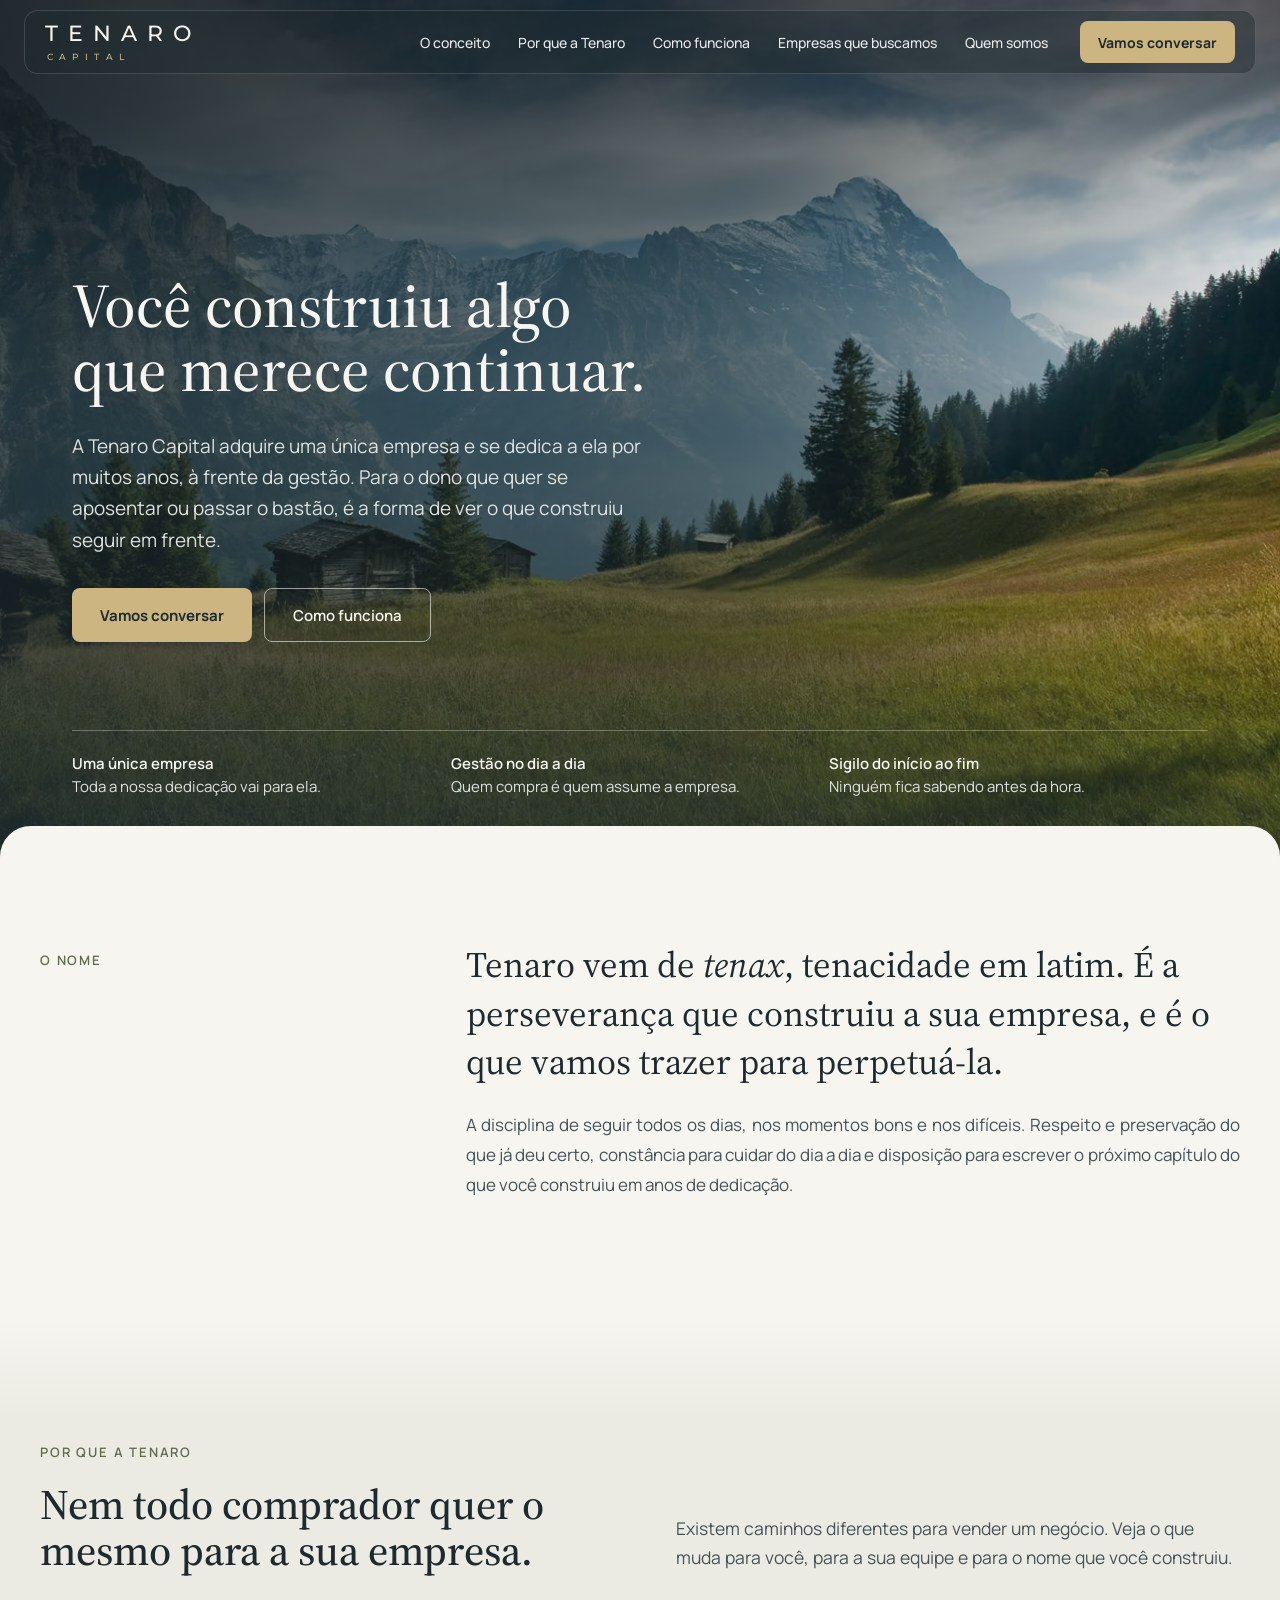
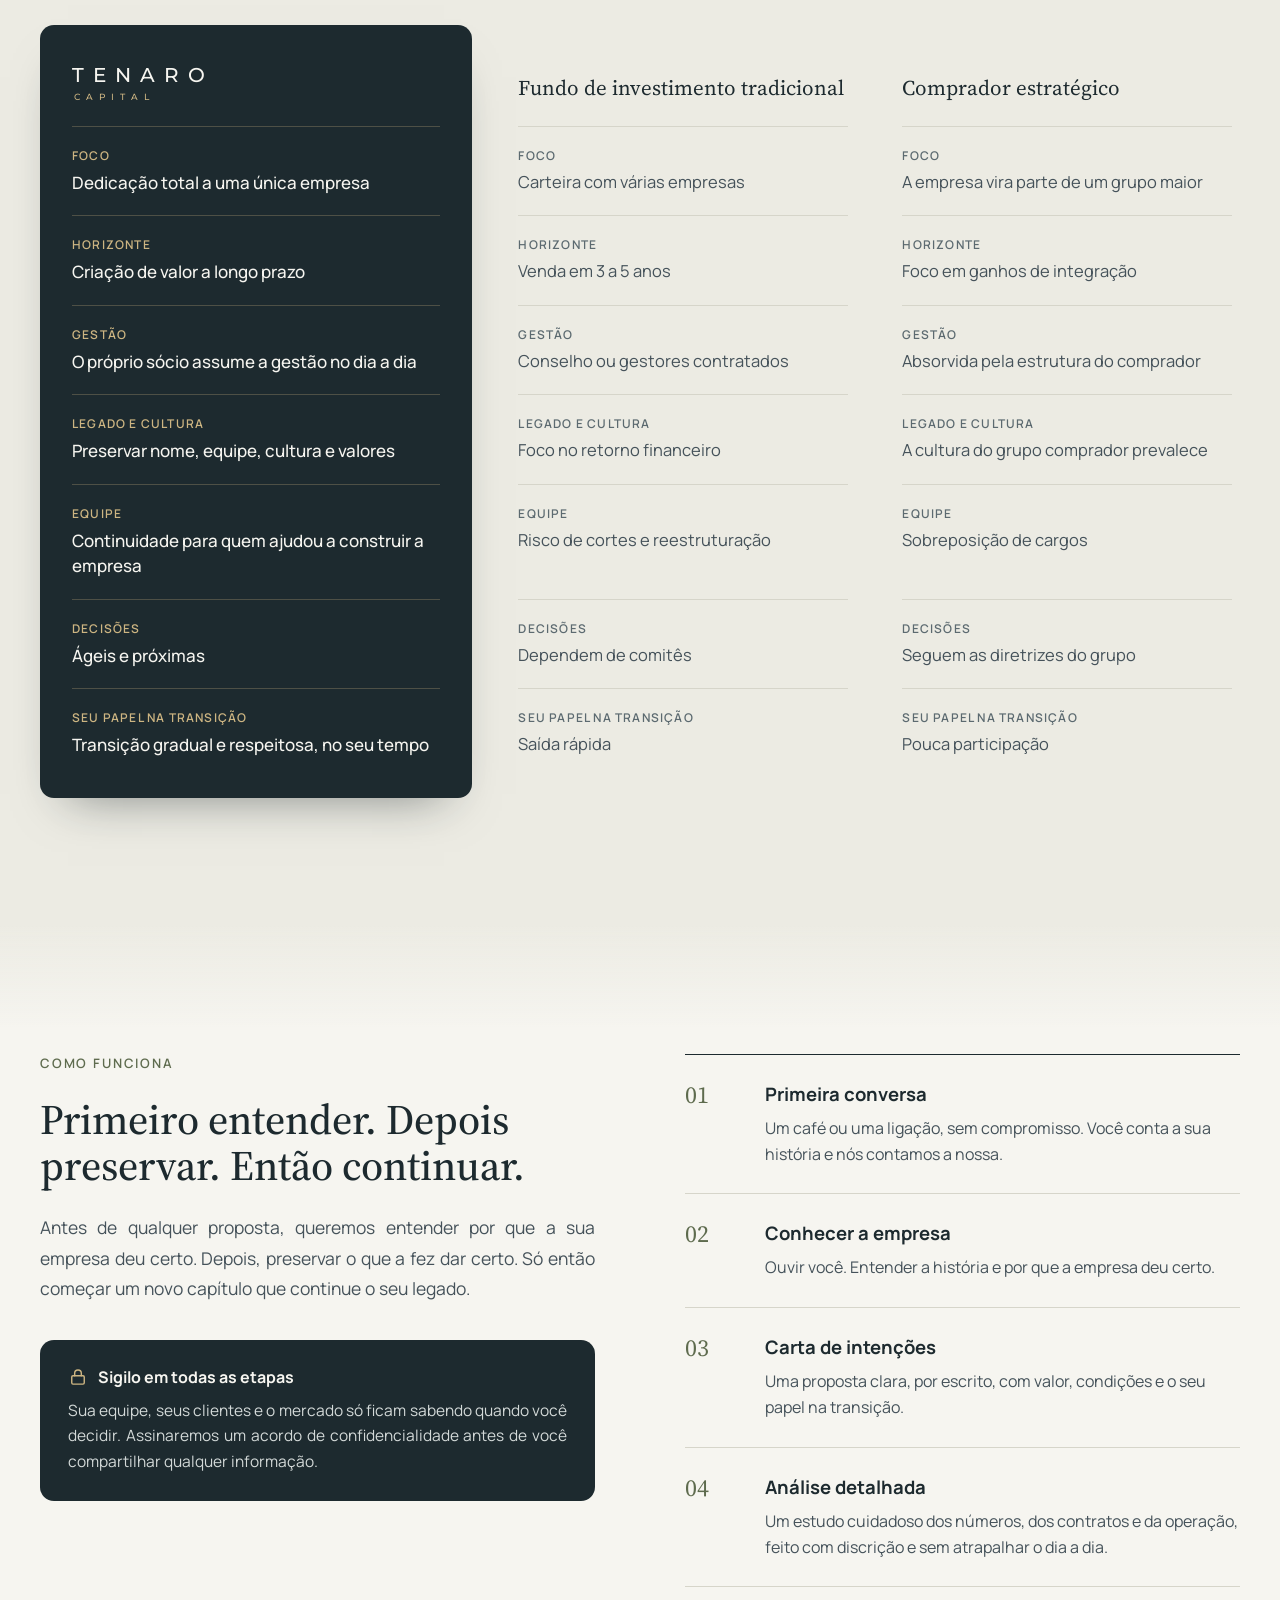
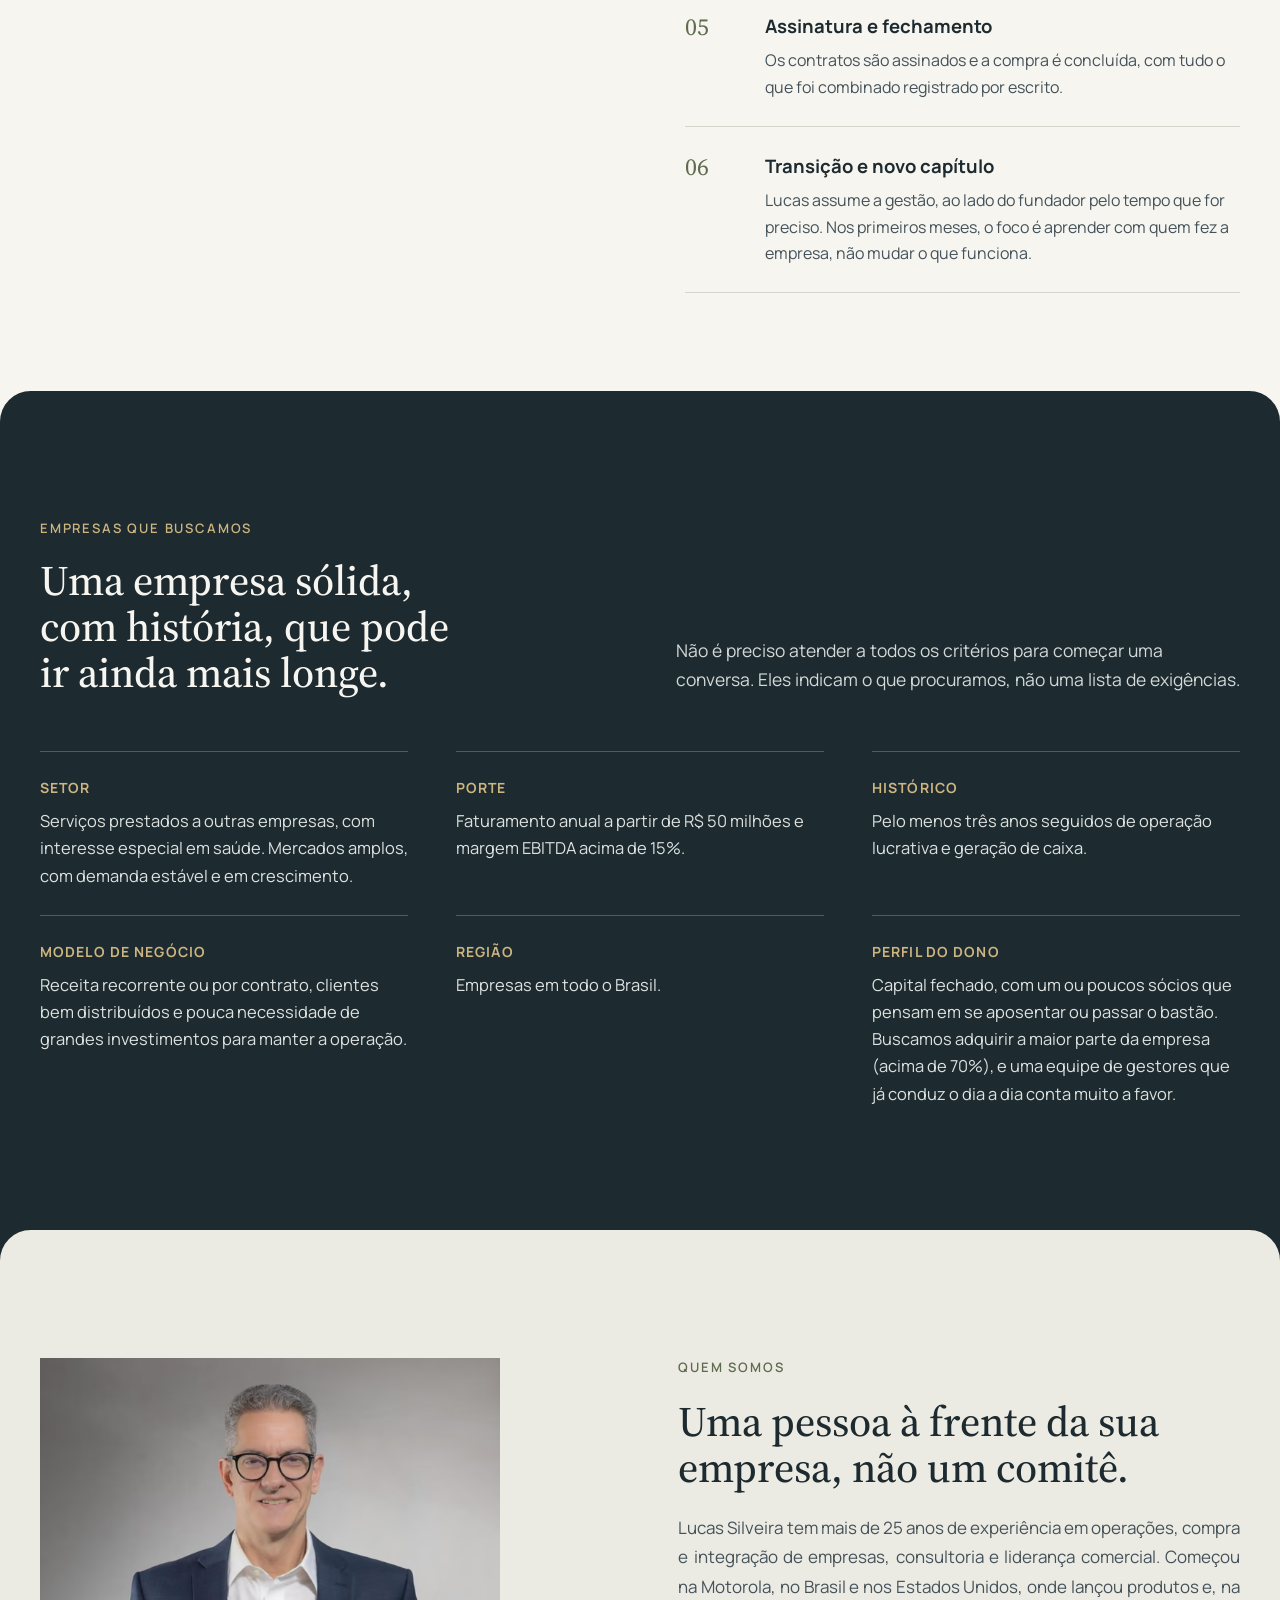
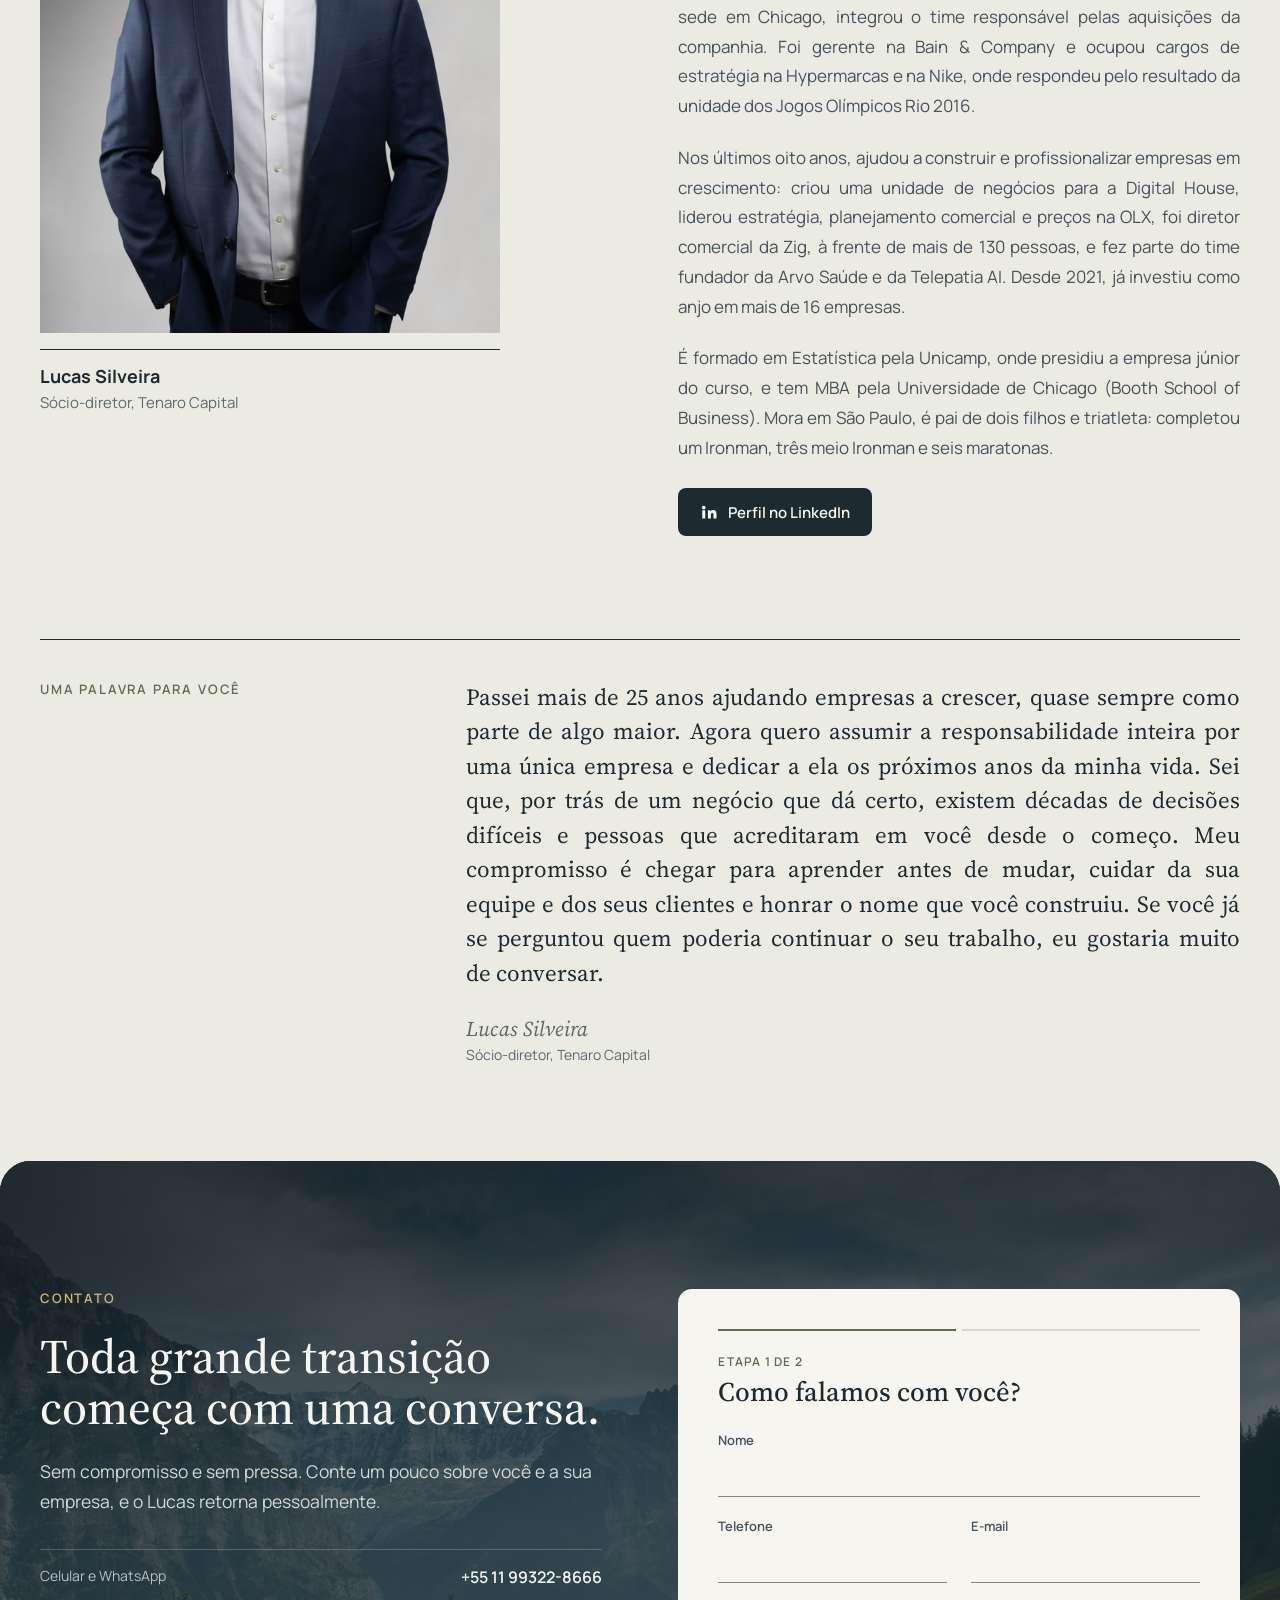
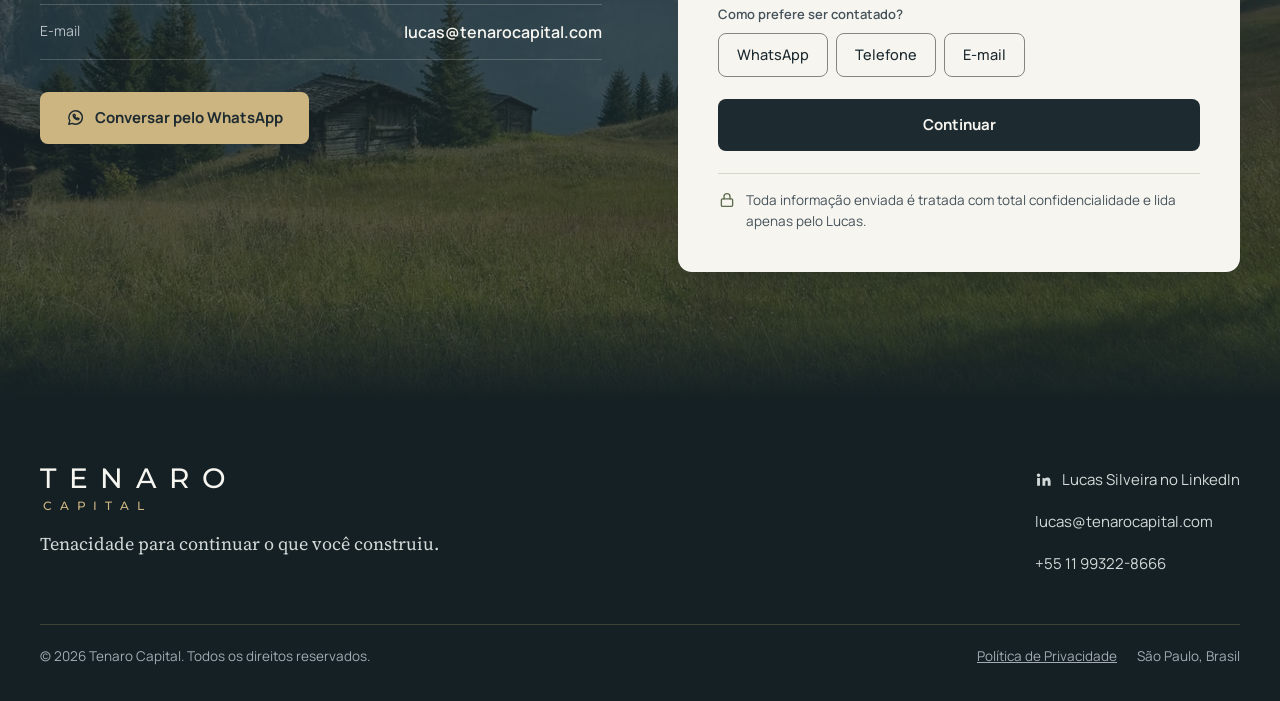
<file: index.html>
<!doctype html>
<html lang="pt-BR">
<head>
<meta charset="utf-8">
<meta name="viewport" content="width=device-width, initial-scale=1">
<title>Tenaro Capital | Sucessão de empresas no Brasil</title>
<meta name="description" content="A Tenaro Capital adquire uma única empresa no Brasil e se dedica a ela por muitos anos, à frente da gestão. Para o dono que quer se aposentar ou passar o bastão.">
<link rel="canonical" href="https://tenarocapital.com/">
<meta property="og:type" content="website">
<meta property="og:locale" content="pt_BR">
<meta property="og:site_name" content="Tenaro Capital">
<meta property="og:url" content="https://tenarocapital.com/">
<meta property="og:title" content="Tenaro Capital">
<meta property="og:description" content="Você construiu algo que merece continuar.">
<meta property="og:image" content="https://tenarocapital.com/assets/img/og-image.jpg">
<meta property="og:image:width" content="1200">
<meta property="og:image:height" content="630">
<meta property="og:image:alt" content="Logo da Tenaro Capital sobre a foto de um prado diante de montanhas">
<meta name="twitter:card" content="summary_large_image">
<meta name="twitter:title" content="Tenaro Capital">
<meta name="twitter:description" content="Você construiu algo que merece continuar.">
<meta name="twitter:image" content="https://tenarocapital.com/assets/img/og-image.jpg">
<meta name="theme-color" content="#1D2A2F">
<link rel="icon" href="assets/logo/favicon.svg" type="image/svg+xml">
<link rel="icon" href="assets/logo/favicon-32.png" sizes="32x32" type="image/png">
<link rel="apple-touch-icon" href="assets/logo/apple-touch-icon.png">
<link rel="preconnect" href="https://fonts.googleapis.com">
<link rel="preconnect" href="https://fonts.gstatic.com" crossorigin>
<link href="https://fonts.googleapis.com/css2?family=Source+Serif+4:ital,opsz,wght@0,8..60,400;0,8..60,500;0,8..60,600;1,8..60,400&amp;family=Montserrat:wght@400;500&amp;family=Manrope:wght@400;500;600;700&amp;display=swap" rel="stylesheet">
<link rel="stylesheet" href="css/styles.css">
<script type="application/ld+json">
{
  "@context": "https://schema.org",
  "@type": "Organization",
  "name": "Tenaro Capital",
  "url": "https://tenarocapital.com/",
  "logo": "https://tenarocapital.com/assets/logo/logo-tenaro-fundo-claro.png",
  "description": "A Tenaro Capital adquire uma única empresa no Brasil e se dedica a ela por muitos anos, à frente da gestão. Para o dono que quer se aposentar ou passar o bastão.",
  "email": "lucas@tenarocapital.com",
  "telephone": "+55-11-99322-8666",
  "address": { "@type": "PostalAddress", "addressLocality": "São Paulo", "addressCountry": "BR" }
}
</script>
<script>document.documentElement.classList.add('js');</script>
<script src="js/main.js" defer></script>
</head>
<body>
<a class="skip-link" href="#conteudo">Pular para o conteúdo</a>

<!-- MENU -->
<header class="site-header on-dark">
<div class="container site-header__bar">
<a class="site-header__home" href="#inicio" aria-label="Tenaro Capital, início">
<span class="logo logo--header"><span class="logo__name">TENARO</span><span class="logo__sub">CAPITAL</span></span>
</a>
<nav class="site-nav" aria-label="Seções">
<button class="nav-toggle" type="button" aria-expanded="false" aria-controls="nav-links" aria-label="Abrir menu">
<svg class="icon-open" viewBox="0 0 24 24" width="22" height="22" fill="none" stroke="currentColor" stroke-width="1.7" stroke-linecap="round" aria-hidden="true"><path d="M4 7h16M4 12h16M4 17h16"></path></svg>
<svg class="icon-close" viewBox="0 0 24 24" width="22" height="22" fill="none" stroke="currentColor" stroke-width="1.7" stroke-linecap="round" aria-hidden="true"><path d="M6 6l12 12M18 6L6 18"></path></svg>
</button>
<div class="nav-links" id="nav-links">
<a class="navlink" href="#conceito">O conceito</a>
<a class="navlink" href="#por-que">Por que a Tenaro</a>
<a class="navlink" href="#processo">Como funciona</a>
<a class="navlink" href="#empresas">Empresas que buscamos</a>
<a class="navlink" href="#quem-somos">Quem somos</a>
</div>
<a class="btn btn--gold btn--nav" href="#contato">Vamos conversar</a>
</nav>
</div>
</header>

<main id="conteudo">

<!-- 1. HERO -->
<section class="hero on-dark" id="inicio">
<picture>
<source type="image/avif" srcset="assets/img/hero-800.avif 800w, assets/img/hero-1280.avif 1280w, assets/img/hero-1600.avif 1600w, assets/img/hero-2400.avif 2400w" sizes="100vw">
<source type="image/webp" srcset="assets/img/hero-800.webp 800w, assets/img/hero-1280.webp 1280w, assets/img/hero-1600.webp 1600w, assets/img/hero-2400.webp 2400w" sizes="100vw">
<img src="assets/img/hero-1600.jpg" srcset="assets/img/hero-800.jpg 800w, assets/img/hero-1280.jpg 1280w, assets/img/hero-1600.jpg 1600w, assets/img/hero-2400.jpg 2400w" sizes="100vw" width="2400" height="1596" class="hero__img" alt="Prado dourado diante de montanhas, sob a primeira luz do dia" fetchpriority="high" decoding="async">
</picture>
<div class="hero__shade" aria-hidden="true"></div>
<div class="hero__wrap">
<div class="hero__text hero-in">
<h1 class="hero__title">Você construiu algo que merece continuar.</h1>
<p class="hero__lead">A Tenaro Capital adquire uma única empresa e se dedica a ela por muitos anos, à frente da gestão. Para o dono que quer se aposentar ou passar o bastão, é a forma de ver o que construiu seguir em frente.</p>
<div class="hero__actions">
<a class="btn btn--gold" href="#contato">Vamos conversar</a>
<a class="btn btn--line" href="#processo">Como funciona</a>
</div>
</div>
</div>
<div class="hero__facts-wrap">
<div class="hero__facts">
<p class="hero__fact"><strong>Uma única empresa</strong>Toda a nossa dedicação vai para ela.</p>
<p class="hero__fact"><strong>Gestão no dia a dia</strong>Quem compra é quem assume a empresa.</p>
<p class="hero__fact"><strong>Sigilo do início ao fim</strong>Ninguém fica sabendo antes da hora.</p>
</div>
</div>
</section>

<!-- 2. O CONCEITO -->
<section class="concept" id="conceito">
<div class="container concept__grid reveal">
<p class="concept__label">O nome</p>
<div class="concept__body">
<p class="concept__statement">Tenaro vem de <em>tenax</em>, tenacidade em latim. É a perseverança que construiu a sua empresa, e é o que vamos trazer para perpetuá-la.</p>
<p class="concept__text">A disciplina de seguir todos os dias, nos momentos bons e nos difíceis. Respeito e preservação do que já deu certo, constância para cuidar do dia a dia e disposição para escrever o próximo capítulo do que você construiu em anos de dedicação.</p>
</div>
</div>
</section>

<!-- 3. POR QUE A TENARO -->
<section class="why bg-mist" id="por-que">
<div class="container why__inner">
<div class="section-head reveal">
<div class="section-head__title">
<p class="eyebrow"><span>Por que a Tenaro</span></p>
<h2 class="h2">Nem todo comprador quer o mesmo para a sua empresa.</h2>
</div>
<p class="lead">Existem caminhos diferentes para vender um negócio. Veja o que muda para você, para a sua equipe e para o nome que você construiu.</p>
</div>

<div class="cmp reveal" role="group" aria-label="Comparação entre a Tenaro Capital, o fundo de investimento tradicional e o comprador estratégico" tabindex="0">
<div class="cmp-col cmp-col--tenaro on-dark" role="list" aria-label="Tenaro Capital">
<div class="cmp-h cmp-h--logo logo logo--table"><span class="logo__name">TENARO</span><span class="logo__sub">CAPITAL</span></div>
<div class="cmp-item" role="listitem"><span class="cmp-item__label">Foco</span><span class="cmp-item__value">Dedicação total a uma única empresa</span></div>
<div class="cmp-item" role="listitem"><span class="cmp-item__label">Horizonte</span><span class="cmp-item__value">Criação de valor a longo prazo</span></div>
<div class="cmp-item" role="listitem"><span class="cmp-item__label">Gestão</span><span class="cmp-item__value">O próprio sócio assume a gestão no dia a dia</span></div>
<div class="cmp-item" role="listitem"><span class="cmp-item__label">Legado e cultura</span><span class="cmp-item__value">Preservar nome, equipe, cultura e valores</span></div>
<div class="cmp-item" role="listitem"><span class="cmp-item__label">Equipe</span><span class="cmp-item__value">Continuidade para quem ajudou a construir a empresa</span></div>
<div class="cmp-item" role="listitem"><span class="cmp-item__label">Decisões</span><span class="cmp-item__value">Ágeis e próximas</span></div>
<div class="cmp-item" role="listitem"><span class="cmp-item__label">Seu papel na transição</span><span class="cmp-item__value">Transição gradual e respeitosa, no seu tempo</span></div>
</div>
<div class="cmp-col" role="list" aria-label="Fundo de investimento tradicional">
<div class="cmp-h"><span class="cmp-h__title">Fundo de investimento tradicional</span></div>
<div class="cmp-item" role="listitem"><span class="cmp-item__label">Foco</span><span class="cmp-item__value">Carteira com várias empresas</span></div>
<div class="cmp-item" role="listitem"><span class="cmp-item__label">Horizonte</span><span class="cmp-item__value">Venda em 3 a 5 anos</span></div>
<div class="cmp-item" role="listitem"><span class="cmp-item__label">Gestão</span><span class="cmp-item__value">Conselho ou gestores contratados</span></div>
<div class="cmp-item" role="listitem"><span class="cmp-item__label">Legado e cultura</span><span class="cmp-item__value">Foco no retorno financeiro</span></div>
<div class="cmp-item" role="listitem"><span class="cmp-item__label">Equipe</span><span class="cmp-item__value">Risco de cortes e reestruturação</span></div>
<div class="cmp-item" role="listitem"><span class="cmp-item__label">Decisões</span><span class="cmp-item__value">Dependem de comitês</span></div>
<div class="cmp-item" role="listitem"><span class="cmp-item__label">Seu papel na transição</span><span class="cmp-item__value">Saída rápida</span></div>
</div>
<div class="cmp-col" role="list" aria-label="Comprador estratégico">
<div class="cmp-h"><span class="cmp-h__title">Comprador estratégico</span></div>
<div class="cmp-item" role="listitem"><span class="cmp-item__label">Foco</span><span class="cmp-item__value">A empresa vira parte de um grupo maior</span></div>
<div class="cmp-item" role="listitem"><span class="cmp-item__label">Horizonte</span><span class="cmp-item__value">Foco em ganhos de integração</span></div>
<div class="cmp-item" role="listitem"><span class="cmp-item__label">Gestão</span><span class="cmp-item__value">Absorvida pela estrutura do comprador</span></div>
<div class="cmp-item" role="listitem"><span class="cmp-item__label">Legado e cultura</span><span class="cmp-item__value">A cultura do grupo comprador prevalece</span></div>
<div class="cmp-item" role="listitem"><span class="cmp-item__label">Equipe</span><span class="cmp-item__value">Sobreposição de cargos</span></div>
<div class="cmp-item" role="listitem"><span class="cmp-item__label">Decisões</span><span class="cmp-item__value">Seguem as diretrizes do grupo</span></div>
<div class="cmp-item" role="listitem"><span class="cmp-item__label">Seu papel na transição</span><span class="cmp-item__value">Pouca participação</span></div>
</div>
</div>
</div>
</section>

<!-- 4. COMO FUNCIONA -->
<section class="pad-section" id="processo">
<div class="container process__grid">
<div class="process__intro reveal">
<p class="eyebrow"><span>Como funciona</span></p>
<h2 class="h2">Primeiro entender. Depois preservar. Então continuar.</h2>
<p class="process__lead">Antes de qualquer proposta, queremos entender por que a sua empresa deu certo. Depois, preservar o que a fez dar certo. Só então começar um novo capítulo que continue o seu legado.</p>
<div class="secrecy">
<p class="secrecy__title"><svg viewBox="0 0 24 24" width="20" height="20" fill="none" stroke="#CDB582" stroke-width="1.7" stroke-linecap="round" stroke-linejoin="round" aria-hidden="true"><rect x="4.5" y="10.5" width="15" height="10" rx="1.5"></rect><path d="M8 10.5V7.5a4 4 0 0 1 8 0v3"></path></svg>Sigilo em todas as etapas</p>
<p class="secrecy__text">Sua equipe, seus clientes e o mercado só ficam sabendo quando você decidir. Assinaremos um acordo de confidencialidade antes de você compartilhar qualquer informação.</p>
</div>
</div>
<ol class="steps reveal">
<li class="step"><span class="step__num">01</span><div class="step__body"><h3 class="step__title">Primeira conversa</h3><p class="step__text">Um café ou uma ligação, sem compromisso. Você conta a sua história e nós contamos a nossa.</p></div></li>
<li class="step"><span class="step__num">02</span><div class="step__body"><h3 class="step__title">Conhecer a empresa</h3><p class="step__text">Ouvir você. Entender a história e por que a empresa deu certo.</p></div></li>
<li class="step"><span class="step__num">03</span><div class="step__body"><h3 class="step__title">Carta de intenções</h3><p class="step__text">Uma proposta clara, por escrito, com valor, condições e o seu papel na transição.</p></div></li>
<li class="step"><span class="step__num">04</span><div class="step__body"><h3 class="step__title">Análise detalhada</h3><p class="step__text">Um estudo cuidadoso dos números, dos contratos e da operação, feito com discrição e sem atrapalhar o dia a dia.</p></div></li>
<li class="step"><span class="step__num">05</span><div class="step__body"><h3 class="step__title">Assinatura e fechamento</h3><p class="step__text">Os contratos são assinados e a compra é concluída, com tudo o que foi combinado registrado por escrito.</p></div></li>
<li class="step"><span class="step__num">06</span><div class="step__body"><h3 class="step__title">Transição e novo capítulo</h3><p class="step__text">Lucas assume a gestão, ao lado do fundador pelo tempo que for preciso. Nos primeiros meses, o foco é aprender com quem fez a empresa, não mudar o que funciona.</p></div></li>
</ol>
</div>
</section>

<!-- 5. EMPRESAS QUE BUSCAMOS -->
<section class="pad-section on-dark" id="empresas">
<div class="container targets__inner">
<div class="section-head reveal">
<div class="section-head__title">
<p class="eyebrow"><span>Empresas que buscamos</span></p>
<h2 class="h2">Uma empresa sólida, com história, que pode ir ainda mais longe.</h2>
</div>
<p class="lead">Não é preciso atender a todos os critérios para começar uma conversa. Eles indicam o que procuramos, não uma lista de exigências.</p>
</div>
<dl class="criteria reveal">
<div class="criterion"><dt>Setor</dt><dd>Serviços prestados a outras empresas, com interesse especial em saúde. Mercados amplos, com demanda estável e em crescimento.</dd></div>
<div class="criterion"><dt>Porte</dt><dd>Faturamento anual a partir de R$ 50 milhões e margem EBITDA acima de 15%.</dd></div>
<div class="criterion"><dt>Histórico</dt><dd>Pelo menos três anos seguidos de operação lucrativa e geração de caixa.</dd></div>
<div class="criterion"><dt>Modelo de negócio</dt><dd>Receita recorrente ou por contrato, clientes bem distribuídos e pouca necessidade de grandes investimentos para manter a operação.</dd></div>
<div class="criterion"><dt>Região</dt><dd>Empresas em todo o Brasil.</dd></div>
<div class="criterion"><dt>Perfil do dono</dt><dd>Capital fechado, com um ou poucos sócios que pensam em se aposentar ou passar o bastão. Buscamos adquirir a maior parte da empresa (acima de 70%), e uma equipe de gestores que já conduz o dia a dia conta muito a favor.</dd></div>
</dl>
</div>
</section>

<!-- 6. QUEM SOMOS -->
<section class="pad-section bg-mist" id="quem-somos">
<div class="container about__inner">
<div class="about__bio reveal">
<figure class="portrait">
<picture>
<source type="image/avif" srcset="assets/img/lucas-silveira-400.avif 400w, assets/img/lucas-silveira-640.avif 640w, assets/img/lucas-silveira-853.avif 853w" sizes="(max-width: 500px) 100vw, 460px">
<source type="image/webp" srcset="assets/img/lucas-silveira-400.webp 400w, assets/img/lucas-silveira-640.webp 640w, assets/img/lucas-silveira-853.webp 853w" sizes="(max-width: 500px) 100vw, 460px">
<img src="assets/img/lucas-silveira-640.jpg" srcset="assets/img/lucas-silveira-400.jpg 400w, assets/img/lucas-silveira-640.jpg 640w, assets/img/lucas-silveira-853.jpg 853w" sizes="(max-width: 500px) 100vw, 460px" width="853" height="1280" class="portrait__img" alt="Lucas Silveira, Sócio-diretor da Tenaro Capital" loading="lazy" decoding="async">
</picture>
<figcaption class="portrait__caption">
<span class="portrait__name">Lucas Silveira</span>
<span class="portrait__role">Sócio-diretor, Tenaro Capital</span>
</figcaption>
</figure>
<div class="about__text">
<p class="eyebrow"><span>Quem somos</span></p>
<h2 class="h2">Uma pessoa à frente da sua empresa, não um comitê.</h2>
<p class="about__par">Lucas Silveira tem mais de 25 anos de experiência em operações, compra e integração de empresas, consultoria e liderança comercial. Começou na Motorola, no Brasil e nos Estados Unidos, onde lançou produtos e, na sede em Chicago, integrou o time responsável pelas aquisições da companhia. Foi gerente na Bain &amp; Company e ocupou cargos de estratégia na Hypermarcas e na Nike, onde respondeu pelo resultado da unidade dos Jogos Olímpicos Rio 2016.</p>
<p class="about__par">Nos últimos oito anos, ajudou a construir e profissionalizar empresas em crescimento: criou uma unidade de negócios para a Digital House, liderou estratégia, planejamento comercial e preços na OLX, foi diretor comercial da Zig, à frente de mais de 130 pessoas, e fez parte do time fundador da Arvo Saúde e da Telepatia AI. Desde 2021, já investiu como anjo em mais de 16 empresas.</p>
<p class="about__par">É formado em Estatística pela Unicamp, onde presidiu a empresa júnior do curso, e tem MBA pela Universidade de Chicago (Booth School of Business). Mora em São Paulo, é pai de dois filhos e triatleta: completou um Ironman, três meio Ironman e seis maratonas.</p>
<a class="btn btn--navy btn--start btn--linkedin" href="https://www.linkedin.com/in/lucas-silveira-b611434/" target="_blank" rel="noopener">
<svg viewBox="0 0 24 24" width="18" height="18" fill="currentColor" aria-hidden="true"><path d="M4.98 3.5a2.5 2.5 0 1 1 0 5 2.5 2.5 0 0 1 0-5ZM3 9.75h4v11H3v-11Zm6.5 0h3.83v1.5h.06c.53-1 1.84-2.06 3.79-2.06 4.05 0 4.82 2.67 4.82 6.13v5.43h-4v-4.82c0-1.15-.02-2.63-1.6-2.63-1.6 0-1.85 1.25-1.85 2.55v4.9h-4V9.75Z"></path></svg>
Perfil no LinkedIn</a>
</div>
</div>
<figure class="letter reveal">
<figcaption class="letter__caption"><span class="eyebrow">Uma palavra para você</span></figcaption>
<blockquote class="letter__quote">
<p class="letter__text">Passei mais de 25 anos ajudando empresas a crescer, quase sempre como parte de algo maior. Agora quero assumir a responsabilidade inteira por uma única empresa e dedicar a ela os próximos anos da minha vida. Sei que, por trás de um negócio que dá certo, existem décadas de decisões difíceis e pessoas que acreditaram em você desde o começo. Meu compromisso é chegar para aprender antes de mudar, cuidar da sua equipe e dos seus clientes e honrar o nome que você construiu. Se você já se perguntou quem poderia continuar o seu trabalho, eu gostaria muito de conversar.</p>
<footer class="letter__sign">
<span class="letter__name">Lucas Silveira</span>
<span class="letter__role">Sócio-diretor, Tenaro Capital</span>
</footer>
</blockquote>
</figure>
</div>
</section>

<!-- 7. CONTATO -->
<section class="contact on-dark" id="contato">
<picture>
<source type="image/avif" srcset="assets/img/hero-800.avif 800w, assets/img/hero-1280.avif 1280w, assets/img/hero-1600.avif 1600w, assets/img/hero-2400.avif 2400w" sizes="100vw">
<source type="image/webp" srcset="assets/img/hero-800.webp 800w, assets/img/hero-1280.webp 1280w, assets/img/hero-1600.webp 1600w, assets/img/hero-2400.webp 2400w" sizes="100vw">
<img src="assets/img/hero-1600.jpg" srcset="assets/img/hero-800.jpg 800w, assets/img/hero-1280.jpg 1280w, assets/img/hero-1600.jpg 1600w, assets/img/hero-2400.jpg 2400w" sizes="100vw" width="2400" height="1596" class="contact__img" alt="" aria-hidden="true" loading="lazy" decoding="async">
</picture>
<div class="contact__shade" aria-hidden="true"></div>
<div class="container contact__grid">
<div class="contact__intro reveal">
<p class="eyebrow"><span>Contato</span></p>
<h2 class="contact__title">Toda grande transição começa com uma conversa.</h2>
<p class="lead">Sem compromisso e sem pressa. Conte um pouco sobre você e a sua empresa, e o Lucas retorna pessoalmente.</p>
<dl class="contact__list">
<div class="contact__row"><dt>Celular e WhatsApp</dt><dd><a href="tel:+5511993228666">+55 11 99322-8666</a></dd></div>
<div class="contact__row"><dt>E-mail</dt><dd><a href="mailto:lucas@tenarocapital.com">lucas@tenarocapital.com</a></dd></div>
</dl>
<a class="btn btn--gold btn--start btn--whatsapp" href="https://wa.me/5511993228666" target="_blank" rel="noopener">
<svg viewBox="0 0 24 24" width="19" height="19" fill="none" stroke="currentColor" stroke-width="1.8" stroke-linecap="round" stroke-linejoin="round" aria-hidden="true"><path d="M3.5 20.5l1.3-4.2A8.5 8.5 0 1 1 8 19.4Z"></path><path d="M9 8.6c0 3.2 2.9 6.4 6.3 6.4l1.2-1.5-2-1-1 .9c-1-.4-2.1-1.4-2.6-2.5l.9-1-1-2Z"></path></svg>
Conversar pelo WhatsApp</a>
</div>

<!-- DESTINO DO ENVIO: formulário no Formspree. Se o envio falhar, a mensagem abre pronta no WhatsApp ou no e-mail. Veja o README. -->
<form class="contact-form reveal" id="contact-form" aria-label="Formulário de contato" action="https://formspree.io/f/mgaabwvo" method="post" novalidate>
<input type="hidden" name="_subject" value="Novo contato pelo site da Tenaro Capital">
<div class="hp" aria-hidden="true"><label>Não preencha este campo<input type="text" name="_gotcha" tabindex="-1" autocomplete="off"></label></div>

<div class="form-progress js-only" aria-hidden="true"><span class="form-progress__seg is-on"></span><span class="form-progress__seg" id="progress-2"></span></div>

<fieldset class="form-step is-active" id="step-1">
<legend class="form-step__legend"><span class="form-step__count js-only">Etapa 1 de 2</span><span class="form-step__title" tabindex="-1">Como falamos com você?</span></legend>
<div class="form-grid">
<div class="field field--wide"><label for="f-nome">Nome</label><input id="f-nome" name="nome" type="text" autocomplete="name" aria-describedby="f-nome-erro"><p class="field__error" id="f-nome-erro"></p></div>
<div class="field"><label for="f-tel">Telefone</label><input id="f-tel" name="telefone" type="tel" autocomplete="tel" aria-describedby="f-tel-erro"><p class="field__error" id="f-tel-erro"></p></div>
<div class="field"><label for="f-email">E-mail</label><input id="f-email" name="email" type="email" autocomplete="email" aria-describedby="f-email-erro"><p class="field__error" id="f-email-erro"></p></div>
</div>
<fieldset class="prefs">
<legend>Como prefere ser contatado?</legend>
<div class="prefs__options">
<label class="chip"><input type="radio" name="pref" value="whatsapp"><span>WhatsApp</span></label>
<label class="chip"><input type="radio" name="pref" value="telefone"><span>Telefone</span></label>
<label class="chip"><input type="radio" name="pref" value="email"><span>E-mail</span></label>
</div>
</fieldset>
<button class="form-submit js-only" type="submit" data-action="next">Continuar</button>
</fieldset>

<fieldset class="form-step" id="step-2">
<legend class="form-step__legend"><span class="form-step__count js-only">Etapa 2 de 2</span><span class="form-step__title" tabindex="-1">Conte um pouco sobre a empresa</span></legend>
<p class="form-step__hint">Tudo aqui é opcional. Compartilhe só o que fizer sentido agora.</p>
<div class="form-grid">
<div class="field"><label for="f-empresa">Empresa</label><input id="f-empresa" name="empresa" type="text" autocomplete="organization" aria-describedby="f-empresa-erro"><p class="field__error" id="f-empresa-erro"></p></div>
<div class="field"><label for="f-cargo">Cargo</label><input id="f-cargo" name="cargo" type="text" autocomplete="organization-title" aria-describedby="f-cargo-erro"><p class="field__error" id="f-cargo-erro"></p></div>
<div class="field"><label for="f-setor">Setor</label><input id="f-setor" name="setor" type="text" aria-describedby="f-setor-erro"><p class="field__error" id="f-setor-erro"></p></div>
<div class="field"><label for="f-cidade">Cidade / Estado</label><input id="f-cidade" name="cidade" type="text" aria-describedby="f-cidade-erro"><p class="field__error" id="f-cidade-erro"></p></div>
<div class="field field--wide"><label for="f-fat">Faturamento anual aproximado</label><select id="f-fat" name="faturamento">
<option value="">Selecione uma faixa</option>
<option value="ate-30">Até R$ 30 milhões</option>
<option value="30-50">De R$ 30 a 50 milhões</option>
<option value="50-100">De R$ 50 a 100 milhões</option>
<option value="100-150">De R$ 100 a 150 milhões</option>
<option value="150+">Acima de R$ 150 milhões</option>
<option value="nao-informar">Prefiro não informar agora</option>
</select><p class="field__error" id="f-fat-erro"></p></div>
<div class="field field--wide"><label for="f-msg">Mensagem</label><textarea id="f-msg" name="mensagem" rows="3"></textarea></div>
</div>
<div class="consent">
<label class="consent__label"><input type="checkbox" id="f-consent" name="consentimento" value="sim" aria-describedby="f-consent-erro"><span>Li e concordo com a <a href="privacidade.html" target="_blank" rel="noopener">Política de Privacidade</a> e autorizo o uso dos meus dados para o retorno deste contato.</span></label>
<p class="field__error" id="f-consent-erro"></p>
</div>
<div class="form-actions js-only">
<button class="form-back" type="button" id="form-back">Voltar</button>
<button class="form-submit" type="submit" id="form-send">Enviar mensagem</button>
</div>
</fieldset>

<p class="no-js-only">Para enviar, escreva para lucas@tenarocapital.com ou chame no WhatsApp: +55 11 99322-8666.</p>

<div class="form-panel" id="form-success" tabindex="-1" hidden>
<svg viewBox="0 0 24 24" width="28" height="28" fill="none" stroke="#5E6B4E" stroke-width="1.6" stroke-linecap="round" stroke-linejoin="round" aria-hidden="true"><circle cx="12" cy="12" r="9.5"></circle><path d="M8 12.4l2.7 2.7L16 9.6"></path></svg>
<p class="form-panel__title">Mensagem enviada.</p>
<p class="form-panel__text">Obrigado pelo contato. O Lucas retorna pessoalmente.</p>
</div>

<div class="form-panel" id="form-handoff" tabindex="-1" hidden>
<p class="form-panel__title" id="handoff-title">Falta só escolher por onde enviar</p>
<p class="form-panel__text">A mensagem abre pronta, com o que você preencheu. É só confirmar o envio.</p>
<div class="form-panel__actions">
<a class="btn btn--navy" id="handoff-wa" href="https://wa.me/5511993228666" target="_blank" rel="noopener">Enviar pelo WhatsApp</a>
<a class="btn btn--outline" id="handoff-mail" href="mailto:lucas@tenarocapital.com">Enviar por e-mail</a>
</div>
<button class="form-back" type="button" id="handoff-back">Voltar e editar</button>
</div>

<p class="form-note">
<svg viewBox="0 0 24 24" width="18" height="18" fill="none" stroke="#5E6B4E" stroke-width="1.8" stroke-linecap="round" stroke-linejoin="round" aria-hidden="true"><rect x="4.5" y="10.5" width="15" height="10" rx="1.5"></rect><path d="M8 10.5V7.5a4 4 0 0 1 8 0v3"></path></svg>
<span>Toda informação enviada é tratada com total confidencialidade e lida apenas pelo Lucas.</span>
</p>
<p class="sr-only" id="form-live" role="status" aria-live="polite"></p>
</form>
</div>
</section>

</main>

<!-- 8. RODAPÉ -->
<footer class="site-footer">
<div class="container site-footer__inner">
<div class="site-footer__top">
<div class="site-footer__brand">
<div class="site-footer__logo"><span class="logo logo--footer"><span class="logo__name">TENARO</span><span class="logo__sub">CAPITAL</span></span></div>
<p class="site-footer__tagline">Tenacidade para continuar o que você construiu.</p>
</div>
<div class="site-footer__links">
<a href="https://www.linkedin.com/in/lucas-silveira-b611434/" target="_blank" rel="noopener">
<svg viewBox="0 0 24 24" width="17" height="17" fill="currentColor" aria-hidden="true"><path d="M4.98 3.5a2.5 2.5 0 1 1 0 5 2.5 2.5 0 0 1 0-5ZM3 9.75h4v11H3v-11Zm6.5 0h3.83v1.5h.06c.53-1 1.84-2.06 3.79-2.06 4.05 0 4.82 2.67 4.82 6.13v5.43h-4v-4.82c0-1.15-.02-2.63-1.6-2.63-1.6 0-1.85 1.25-1.85 2.55v4.9h-4V9.75Z"></path></svg>
Lucas Silveira no LinkedIn</a>
<a href="mailto:lucas@tenarocapital.com">lucas@tenarocapital.com</a>
<a href="tel:+5511993228666">+55 11 99322-8666</a>
</div>
</div>
<div class="site-footer__bottom">
<span>© 2026 Tenaro Capital. Todos os direitos reservados.</span>
<span class="site-footer__legal"><a href="privacidade.html">Política de Privacidade</a><span>São Paulo, Brasil</span></span>
</div>
</div>
</footer>
</body>
</html>
</file>
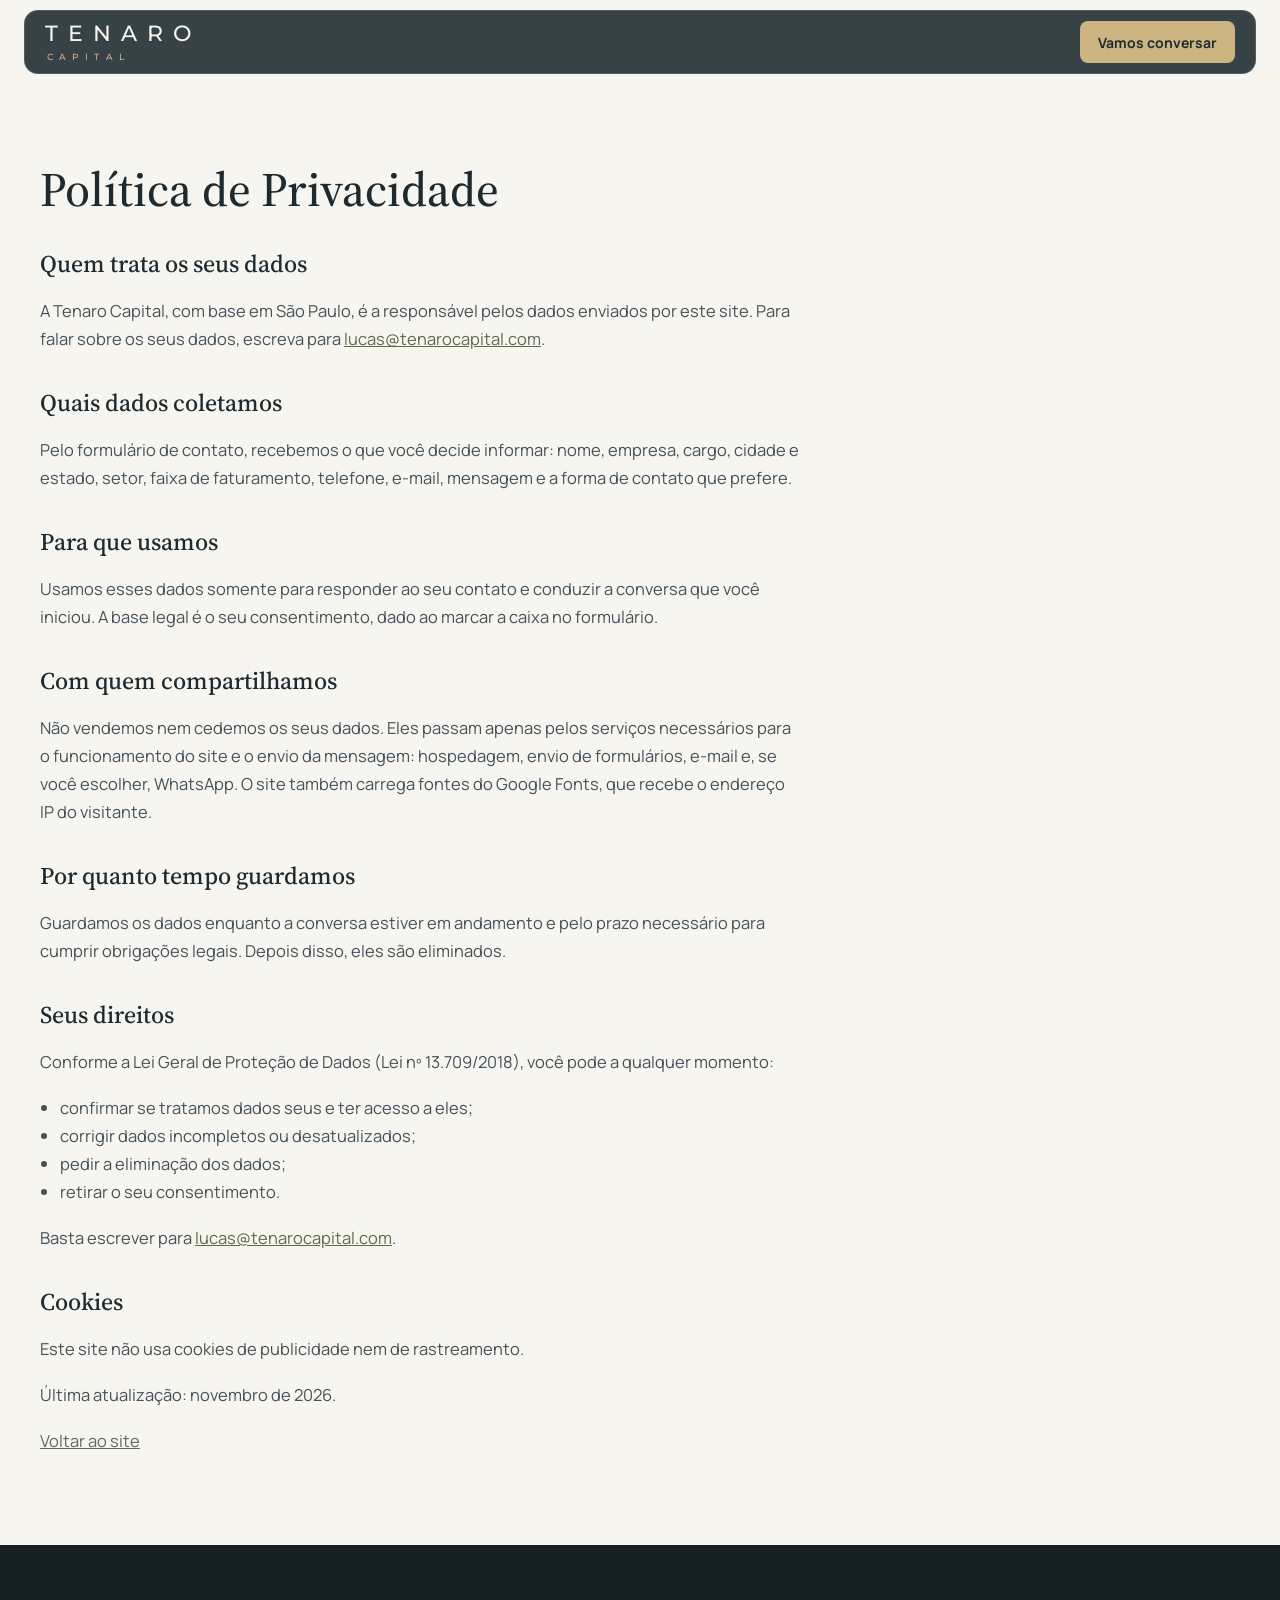
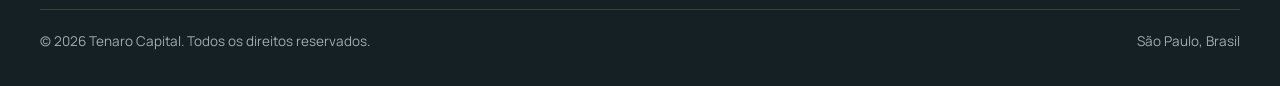
<file: privacidade.html>
<!doctype html>
<html lang="pt-BR">
<head>
<meta charset="utf-8">
<meta name="viewport" content="width=device-width, initial-scale=1">
<title>Política de Privacidade | Tenaro Capital</title>
<meta name="description" content="Como a Tenaro Capital trata os dados pessoais enviados pelo formulário de contato do site.">
<meta name="theme-color" content="#1D2A2F">
<link rel="canonical" href="https://tenarocapital.com/privacidade.html">
<link rel="icon" href="assets/logo/favicon.svg" type="image/svg+xml">
<link rel="icon" href="assets/logo/favicon-32.png" sizes="32x32" type="image/png">
<link rel="apple-touch-icon" href="assets/logo/apple-touch-icon.png">
<link rel="preconnect" href="https://fonts.googleapis.com">
<link rel="preconnect" href="https://fonts.gstatic.com" crossorigin>
<link href="https://fonts.googleapis.com/css2?family=Source+Serif+4:ital,opsz,wght@0,8..60,400;0,8..60,500;0,8..60,600;1,8..60,400&amp;family=Montserrat:wght@400;500&amp;family=Manrope:wght@400;500;600;700&amp;display=swap" rel="stylesheet">
<link rel="stylesheet" href="css/styles.css">
</head>
<body>
<header class="site-header on-dark">
<div class="container site-header__bar">
<a class="site-header__home" href="index.html" aria-label="Tenaro Capital, início">
<span class="logo logo--header"><span class="logo__name">TENARO</span><span class="logo__sub">CAPITAL</span></span>
</a>
<a class="btn btn--gold btn--nav" href="index.html#contato">Vamos conversar</a>
</div>
</header>

<main class="legal">
<div class="container">
<div class="legal__body">
<h1>Política de Privacidade</h1>

<h2>Quem trata os seus dados</h2>
<p>A Tenaro Capital, com base em São Paulo, é a responsável pelos dados enviados por este site. Para falar sobre os seus dados, escreva para <a href="mailto:lucas@tenarocapital.com">lucas@tenarocapital.com</a>.</p>

<h2>Quais dados coletamos</h2>
<p>Pelo formulário de contato, recebemos o que você decide informar: nome, empresa, cargo, cidade e estado, setor, faixa de faturamento, telefone, e-mail, mensagem e a forma de contato que prefere.</p>

<h2>Para que usamos</h2>
<p>Usamos esses dados somente para responder ao seu contato e conduzir a conversa que você iniciou. A base legal é o seu consentimento, dado ao marcar a caixa no formulário.</p>

<h2>Com quem compartilhamos</h2>
<p>Não vendemos nem cedemos os seus dados. Eles passam apenas pelos serviços necessários para o funcionamento do site e o envio da mensagem: hospedagem, envio de formulários, e-mail e, se você escolher, WhatsApp. O site também carrega fontes do Google Fonts, que recebe o endereço IP do visitante.</p>

<h2>Por quanto tempo guardamos</h2>
<p>Guardamos os dados enquanto a conversa estiver em andamento e pelo prazo necessário para cumprir obrigações legais. Depois disso, eles são eliminados.</p>

<h2>Seus direitos</h2>
<p>Conforme a Lei Geral de Proteção de Dados (Lei nº 13.709/2018), você pode a qualquer momento:</p>
<ul>
<li>confirmar se tratamos dados seus e ter acesso a eles;</li>
<li>corrigir dados incompletos ou desatualizados;</li>
<li>pedir a eliminação dos dados;</li>
<li>retirar o seu consentimento.</li>
</ul>
<p>Basta escrever para <a href="mailto:lucas@tenarocapital.com">lucas@tenarocapital.com</a>.</p>

<h2>Cookies</h2>
<p>Este site não usa cookies de publicidade nem de rastreamento.</p>

<p>Última atualização: novembro de 2026.</p>
<p><a href="index.html">Voltar ao site</a></p>
</div>
</div>
</main>

<footer class="site-footer">
<div class="container site-footer__inner">
<div class="site-footer__bottom">
<span>© 2026 Tenaro Capital. Todos os direitos reservados.</span>
<span>São Paulo, Brasil</span>
</div>
</div>
</footer>
</body>
</html>
</file>
<file: css/styles.css>
/* Tenaro Capital: estilos do site
   Paleta: ardósia #1D2A2F, palha #CDB582, musgo #5E6B4E, névoa #ECEBE3, fundo #F6F5F0, secundário #45525A */

/* ---------- Base ---------- */
html { scroll-behavior: smooth; }
body {
  margin: 0;
  background: #F6F5F0;
  color: #1D2A2F;
  font-family: Manrope, "Segoe UI", system-ui, sans-serif;
  -webkit-font-smoothing: antialiased;
}
a { color: #5E6B4E; }
a:hover { color: #47523A; }
section { scroll-margin-top: 76px; }
p, h1, h2, h3, ol, ul, dl, dd, figure, blockquote { margin: 0; }

/* ---------- Foco visível ---------- */
:focus-visible { outline: 2px solid #1D2A2F; outline-offset: 2px; }
.on-dark :focus-visible { outline-color: #CDB582; }
.contact-form :focus-visible { outline-color: #1D2A2F; }

.skip-link {
  position: absolute; left: 16px; top: -60px; z-index: 60;
  padding: 10px 14px; background: #CDB582; color: #1D2A2F; font-weight: 700; border-radius: 2px;
}
.skip-link:focus { top: 16px; }
.skip-link:hover { color: #1D2A2F; }

/* ---------- Estrutura ---------- */
.container { max-width: 1200px; margin: 0 auto; padding: 0 clamp(16px, 4vw, 32px); }
.on-dark { background: #1D2A2F; color: #F6F5F0; }
.bg-mist { background: #ECEBE3; }
.pad-section { padding: clamp(88px, 10vw, 140px) 0; }
.stack { display: flex; flex-direction: column; }

/* ---------- Tipografia ---------- */
.serif { font-family: 'Source Serif 4', Georgia, serif; }
.eyebrow {
  display: flex; align-items: center; gap: 14px;
  font-size: 13px; font-weight: 600; letter-spacing: 0.14em; text-transform: uppercase;
  color: #5E6B4E;
}
.on-dark .eyebrow { color: #CDB582; }
.h2 {
  font-family: 'Source Serif 4', Georgia, serif; font-weight: 500;
  font-size: clamp(29px, 3.3vw, 42px); line-height: 1.1; text-wrap: balance;
}
.lead { font-size: 17.5px; line-height: 1.7; color: #45525A; text-wrap: pretty; }
.on-dark .lead { color: #D3D9D8; }

.section-head {
  display: grid; grid-template-columns: repeat(auto-fit, minmax(min(440px, 100%), 1fr));
  gap: 24px 72px; align-items: end;
}
.section-head__title { display: flex; flex-direction: column; gap: 20px; }

/* ---------- Logo em texto ---------- */
.logo { display: flex; flex-direction: column; line-height: 1; font-family: Montserrat, Manrope, sans-serif; font-weight: 500; }
.logo__name { letter-spacing: 0.45em; }
.logo__sub { letter-spacing: 0.68em; color: #CDB582; }
.logo--header { gap: 7px; }
.logo--header .logo__name { font-size: 22px; }
.logo--header .logo__sub { font-size: 9px; padding-left: 2px; }
.logo--table { gap: 8px; }
.logo--table .logo__name { font-size: 20px; }
.logo--table .logo__sub { font-size: 8.5px; padding-left: 2px; }
.logo--footer { gap: 9px; }
.logo--footer .logo__name { font-size: 28px; }
.logo--footer .logo__sub { font-size: 11.5px; padding-left: 3px; }

/* ---------- Botões ---------- */
.btn {
  display: inline-flex; align-items: center; min-height: 52px; padding: 0 28px;
  border-radius: 8px; font-size: 15px; font-weight: 700; text-decoration: none;
}
.btn--gold { background: #CDB582; color: #1D2A2F; }
.btn--gold:hover { background: #DAC79C; color: #1D2A2F; }
.btn--navy { background: #1D2A2F; color: #F6F5F0; }
.btn--navy:hover { background: #2A3B41; color: #F6F5F0; }
.btn--line { border: 1px solid rgba(250, 247, 241, 0.6); color: #F6F5F0; font-weight: 600; }
.btn--line:hover { background: rgba(250, 247, 241, 0.1); color: #F6F5F0; }
.btn--start { align-self: flex-start; }

/* ---------- Menu ---------- */
/* Barra flutuante: mais transparente sobre a foto do topo (.is-top) e mais densa ao rolar, para manter o contraste */
.site-header {
  position: sticky; top: 0; z-index: 50;
  padding: 10px clamp(8px, 2vw, 24px) 0;
  background: transparent;
}
.site-header__bar {
  box-sizing: border-box; max-width: 1240px; height: 64px; padding: 0 20px;
  display: flex; align-items: center; justify-content: space-between; gap: 24px;
  background: rgba(29, 42, 47, 0.88);
  border: 1px solid rgba(250, 247, 241, 0.14); border-radius: 14px;
  -webkit-backdrop-filter: blur(14px); backdrop-filter: blur(14px);
  transition: background-color 0.25s ease;
}
.site-header.is-top .site-header__bar { background: rgba(29, 42, 47, 0.42); }
.site-header__home { min-height: 44px; display: flex; align-items: center; gap: 12px; text-decoration: none; color: #F6F5F0; }
.site-header__home:hover { color: #F6F5F0; }
.site-nav { display: flex; align-items: center; gap: 32px; }
.nav-links { display: flex; align-items: center; gap: 28px; font-size: 14px; font-weight: 500; }
.navlink { color: #E6E9E7; text-decoration: none; }
.navlink:hover { color: #DAC79C; }
.btn--nav { min-height: 42px; padding: 0 18px; font-size: 14px; white-space: nowrap; }
.nav-toggle {
  display: none; align-items: center; justify-content: center; flex: none;
  width: 44px; height: 44px; padding: 0;
  background: transparent; border: 1px solid rgba(250, 247, 241, 0.28); border-radius: 8px;
  color: #F6F5F0; cursor: pointer;
}
html:not(.js) .nav-toggle { display: none; }
.nav-toggle .icon-close { display: none; }
.nav-toggle[aria-expanded="true"] .icon-open { display: none; }
.nav-toggle[aria-expanded="true"] .icon-close { display: block; }

@media (max-width: 1000px) {
  .site-nav { gap: 8px; }
  .nav-toggle { display: inline-flex; }
  .nav-links {
    display: none;
    position: absolute; top: calc(100% + 6px); left: 0; right: 0;
    flex-direction: column; align-items: stretch; gap: 0;
    padding: 6px 20px 8px;
    background: #1D2A2F; border: 1px solid rgba(250, 247, 241, 0.14); border-radius: 14px;
    font-size: 16px;
  }
  .nav-links.is-open { display: flex; }
  .navlink {
    display: flex; align-items: center; min-height: 48px;
    border-bottom: 1px solid rgba(250, 247, 241, 0.14);
  }
  .navlink:last-child { border-bottom: none; }
}
@media (max-width: 430px) {
  .site-header__bar { gap: 6px; padding: 0 10px; }
  .logo--header { gap: 6px; }
  .logo--header .logo__name { font-size: clamp(16px, 5.1vw, 22px); }
  .logo--header .logo__sub { font-size: clamp(6.5px, 2.1vw, 9px); }
  .nav-toggle { width: 40px; height: 40px; }
  .btn--nav { min-height: 40px; padding: 0 9px; font-size: 12.5px; }
}

/* ---------- Hero ---------- */
.hero {
  position: relative; min-height: 826px; margin-top: -74px; /* a foto sobe por trás da barra */
  display: flex; flex-direction: column; justify-content: flex-end;
  overflow: hidden; background: #1D2A2F;
}
.hero__img { position: absolute; inset: 0; width: 100%; height: 100%; object-fit: cover; object-position: 60% 40%; }
.hero__shade {
  position: absolute; inset: 0;
  background:
    linear-gradient(0deg, rgba(29, 42, 47, 0.62) 0%, rgba(29, 42, 47, 0) 32%),
    linear-gradient(90deg, rgba(29, 42, 47, 0.72) 0%, rgba(29, 42, 47, 0.52) 55%, rgba(29, 42, 47, 0.04) 100%);
}
@media (max-width: 820px) {
  /* No celular o texto ocupa toda a largura */
  .hero__shade { background: rgba(29, 42, 47, 0.56); }
}
.hero__wrap {
  position: relative; width: 100%; max-width: 1200px; margin: 0 auto;
  padding: 140px clamp(16px, 4vw, 32px) 0; box-sizing: border-box;
}
.hero__text { max-width: 740px; display: flex; flex-direction: column; gap: 28px; }
.hero__title {
  font-family: 'Source Serif 4', Georgia, serif; font-weight: 500;
  font-size: clamp(36px, 5vw, 62px); line-height: 1.04; color: #F6F5F0; text-wrap: balance;
}
.hero__lead { max-width: 580px; font-size: clamp(17px, 1.5vw, 19px); line-height: 1.65; color: #DDE2E0; text-wrap: pretty; }
.hero__actions { display: flex; flex-wrap: wrap; gap: 12px; padding-top: 4px; }
.hero__facts-wrap {
  position: relative; width: 100%; max-width: 1200px; margin: 88px auto 0;
  padding: 0 clamp(16px, 4vw, 32px); box-sizing: border-box;
}
.hero__facts {
  display: grid; grid-template-columns: repeat(auto-fit, minmax(min(240px, 100%), 1fr));
  border-top: 1px solid rgba(250, 247, 241, 0.3);
}
.hero__fact { padding: 22px 24px 28px 0; font-size: 15px; line-height: 1.5; color: #DDE2E0; }
.hero__fact strong { display: block; color: #F6F5F0; font-weight: 600; }

/* ---------- O conceito ---------- */
.concept { padding: clamp(80px, 9vw, 128px) 0; }
.concept__grid {
  display: grid; grid-template-columns: repeat(auto-fit, minmax(min(260px, 100%), 1fr));
  gap: 24px clamp(40px, 6vw, 88px);
}
.concept__label {
  padding-top: 10px; font-size: 13px; font-weight: 600; letter-spacing: 0.14em;
  text-transform: uppercase; color: #5E6B4E;
}
.concept__body { grid-column: span 2; min-width: 0; display: flex; flex-direction: column; gap: 24px; max-width: 780px; }
.concept__statement {
  font-family: 'Source Serif 4', Georgia, serif; font-weight: 400;
  font-size: clamp(25px, 2.8vw, 36px); line-height: 1.35; color: #1D2A2F; text-wrap: pretty;
}
.concept__text { font-size: 17px; line-height: 1.75; color: #45525A; text-wrap: pretty; }

/* ---------- Comparação ---------- */
.why { padding: clamp(88px, 10vw, 136px) 0; }
.why__inner { display: flex; flex-direction: column; gap: 52px; }
.cmp {
  display: grid;
  grid-template-columns: minmax(0, 1.25fr) minmax(0, 1fr) minmax(0, 1fr);
  grid-template-rows: repeat(8, auto);
  column-gap: clamp(24px, 3vw, 44px);
}
.cmp-col { grid-row: 1 / span 8; display: grid; grid-template-rows: subgrid; padding: 8px 8px 20px; }
.cmp-col--tenaro {
  background: #1D2A2F; color: #F6F5F0; padding: 8px 32px 20px; border-radius: 14px;
  box-shadow: 0 24px 48px -28px rgba(21, 32, 36, 0.55);
}
.cmp-h { padding: 32px 0 24px; display: flex; align-items: flex-end; }
.cmp-h--logo { flex-direction: column; align-items: stretch; }
.cmp-h__title { font-family: 'Source Serif 4', Georgia, serif; font-size: 21px; line-height: 1.25; color: #1D2A2F; }
.cmp-item { padding: 20px 0; border-top: 1px solid #D6D5CA; display: flex; flex-direction: column; gap: 6px; }
.cmp-item__label { font-size: 12px; font-weight: 600; letter-spacing: 0.1em; text-transform: uppercase; color: #5C6A70; }
.cmp-item__value { font-size: 16.5px; line-height: 1.5; color: #45525A; }
.cmp-col--tenaro .cmp-item { border-top-color: rgba(205, 181, 130, 0.28); }
.cmp-col--tenaro .cmp-item__label { color: #CDB582; }
.cmp-col--tenaro .cmp-item__value { font-size: 17px; font-weight: 500; color: #F6F5F0; }
/* No celular, as colunas deslizam para o lado; a seguinte fica aparecendo para indicar que há mais */
@media (max-width: 820px) {
  .cmp {
    --cmp-edge: clamp(16px, 4vw, 32px);
    grid-template-columns: repeat(3, minmax(264px, min(78vw, 340px)));
    column-gap: 14px;
    margin-inline: calc(var(--cmp-edge) * -1);
    padding: 0 var(--cmp-edge) 44px;
    margin-bottom: -44px; /* o espaço extra só evita cortar a sombra da coluna da Tenaro */
    overflow-x: auto;
    overscroll-behavior-x: contain;
    -webkit-overflow-scrolling: touch;
    scroll-snap-type: x mandatory;
    scroll-padding-inline: var(--cmp-edge);
    scrollbar-width: none;
  }
  .cmp::-webkit-scrollbar { display: none; }
  .cmp-col { scroll-snap-align: start; }
  .cmp-col:not(.cmp-col--tenaro) { padding-inline: 12px; }
  .cmp:focus-visible { outline-offset: -2px; }
}

/* ---------- Como funciona ---------- */
.process__grid {
  display: grid; grid-template-columns: repeat(auto-fit, minmax(min(400px, 100%), 1fr));
  gap: 56px clamp(48px, 7vw, 104px); align-items: start;
}
.process__intro { display: flex; flex-direction: column; gap: 24px; }
.process__lead { font-size: 17.5px; line-height: 1.75; color: #45525A; text-wrap: pretty; }
.secrecy { margin-top: 12px; padding: 26px 28px; border-radius: 14px; background: #1D2A2F; color: #F6F5F0; display: flex; flex-direction: column; gap: 10px; }
.secrecy__title { display: flex; align-items: center; gap: 10px; font-size: 16px; font-weight: 700; }
.secrecy__text { font-size: 15.5px; line-height: 1.65; color: #D3D9D8; }
.steps { list-style: none; padding: 0; display: flex; flex-direction: column; border-top: 1px solid #1D2A2F; }
.step { display: grid; grid-template-columns: 64px 1fr; gap: 8px 16px; padding: 26px 0; border-bottom: 1px solid #D6D5CA; }
.step__num { font-family: 'Source Serif 4', Georgia, serif; font-size: 24px; line-height: 1.2; color: #5E6B4E; }
.step__body { display: flex; flex-direction: column; gap: 8px; }
.step__title { font-size: 18.5px; font-weight: 700; }
.step__text { font-size: 16px; line-height: 1.65; color: #45525A; }

/* ---------- Empresas que buscamos ---------- */
.targets__inner { display: flex; flex-direction: column; gap: 56px; }
.criteria { display: grid; grid-template-columns: repeat(auto-fit, minmax(min(340px, 100%), 1fr)); gap: 0 48px; }
.criterion { padding: 26px 0; border-top: 1px solid rgba(205, 181, 130, 0.35); display: flex; flex-direction: column; gap: 10px; }
.criterion dt { font-size: 14px; font-weight: 700; letter-spacing: 0.08em; text-transform: uppercase; color: #CDB582; }
.criterion dd { font-size: 16.5px; line-height: 1.65; color: #DDE2E0; }

/* ---------- Quem somos ---------- */
.about__inner { display: flex; flex-direction: column; gap: clamp(64px, 8vw, 104px); }
.about__bio {
  display: grid; grid-template-columns: repeat(auto-fit, minmax(min(380px, 100%), 1fr));
  gap: clamp(40px, 6vw, 88px); align-items: start;
}
.portrait { display: flex; flex-direction: column; gap: 16px; max-width: 460px; }
.portrait__img { width: 100%; height: auto; aspect-ratio: 4 / 5; object-fit: cover; object-position: 50% 0%; display: block; background: #D6D5CA; }
.portrait__caption { display: flex; flex-direction: column; gap: 4px; border-top: 1px solid #1D2A2F; padding-top: 14px; }
.portrait__name { font-size: 18px; font-weight: 700; }
.portrait__role { font-size: 15px; color: #5C6A70; }
.about__text { display: flex; flex-direction: column; gap: 22px; }
.about__par { font-size: 17px; line-height: 1.75; color: #45525A; text-wrap: pretty; }
.btn--linkedin { gap: 10px; min-height: 48px; padding: 0 22px; margin-top: 4px; font-weight: 600; }
.letter {
  display: grid; grid-template-columns: repeat(auto-fit, minmax(min(300px, 100%), 1fr));
  gap: 24px clamp(40px, 6vw, 88px); padding-top: 40px; border-top: 1px solid #1D2A2F;
}
.letter__caption { display: flex; flex-direction: column; gap: 6px; max-width: 460px; }
.letter__quote { display: flex; flex-direction: column; gap: 24px; grid-column: span 2; min-width: 0; }
.letter__text {
  font-family: 'Source Serif 4', Georgia, serif; font-size: clamp(19px, 1.9vw, 23px);
  line-height: 1.5; color: #1D2A2F; text-wrap: pretty;
}
.letter__sign { display: flex; flex-direction: column; gap: 2px; }
.letter__name { font-family: 'Source Serif 4', Georgia, serif; font-style: italic; font-size: 21px; color: #5E6B4E; }
.letter__role { font-size: 14px; color: #5C6A70; }

/* Quando a grade cai para uma coluna, "span 2" criaria uma coluna extra e estouraria a tela */
@media (max-width: 605px) { .concept__body { grid-column: auto; } }
@media (max-width: 695px) { .letter__quote { grid-column: auto; } }

/* ---------- Contato ---------- */
.contact { position: relative; padding: clamp(88px, 10vw, 140px) 0; overflow: hidden; }
.contact__img { position: absolute; inset: 0; width: 100%; height: 100%; object-fit: cover; object-position: 50% 18%; }
.contact__shade { position: absolute; inset: 0; background: rgba(29, 42, 47, 0.7); }
.contact__grid {
  position: relative;
  display: grid; grid-template-columns: repeat(auto-fit, minmax(min(400px, 100%), 1fr));
  gap: clamp(48px, 6vw, 88px); align-items: start;
}
.contact__intro { display: flex; flex-direction: column; gap: 24px; color: #F6F5F0; }
.contact__title {
  font-family: 'Source Serif 4', Georgia, serif; font-weight: 500;
  font-size: clamp(32px, 3.9vw, 48px); line-height: 1.06; text-wrap: balance;
}
.contact__list { margin-top: 8px; display: flex; flex-direction: column; border-top: 1px solid rgba(250, 247, 241, 0.2); }
.contact__row {
  display: flex; flex-wrap: wrap; justify-content: space-between; gap: 6px 24px;
  padding: 16px 0; border-bottom: 1px solid rgba(250, 247, 241, 0.2);
}
.contact__row dt { font-size: 14px; color: #B9C0C6; }
.contact__row dd { font-size: 16px; font-weight: 600; }
.contact__row a { display: inline-block; padding: 11px 0; margin: -11px 0; color: #F6F5F0; text-decoration: none; } /* área de toque maior */
.btn--whatsapp { gap: 10px; padding: 0 26px; margin-top: 8px; }

/* ---------- Formulário ---------- */
.contact-form {
  background: #F6F5F0; color: #1D2A2F; padding: clamp(24px, 3.4vw, 40px); border-radius: 14px;
  box-shadow: 0 24px 48px -28px rgba(21, 32, 36, 0.55);
  display: flex; flex-direction: column; gap: 22px; scroll-margin-top: 90px;
}
.contact-form input:not([type="radio"]):not([type="checkbox"]), .contact-form select, .contact-form textarea { scroll-margin-top: 110px; } /* não esconder sob o menu fixo ao focar */
.js .form-step:not(.is-active) { display: none; }
.contact-form.is-done .form-step, .contact-form.is-done .form-progress { display: none; }
html:not(.js) .js-only { display: none; }
.no-js-only { display: none; font-size: 14.5px; line-height: 1.55; color: #45525A; }
html:not(.js) .no-js-only { display: block; }

.form-progress { display: grid; grid-template-columns: 1fr 1fr; gap: 6px; }
.form-progress__seg { height: 2px; background: #D6D5CA; transition: background-color 0.3s ease; }
.form-progress__seg.is-on { background: #5E6B4E; }

.form-step { margin: 0; padding: 0; border: none; min-width: 0; display: flex; flex-direction: column; gap: 22px; }
.form-step__legend { padding: 0; margin-bottom: 22px; display: flex; flex-direction: column; gap: 6px; }
.form-step__count { font-size: 12px; font-weight: 600; letter-spacing: 0.1em; text-transform: uppercase; color: #5E6B4E; }
.form-step__title { font-family: 'Source Serif 4', Georgia, serif; font-weight: 500; font-size: clamp(23px, 2.2vw, 27px); line-height: 1.2; color: #1D2A2F; outline: none; }
.form-step__hint { margin-top: -10px; font-size: 14.5px; line-height: 1.55; color: #45525A; }

.form-grid { display: grid; grid-template-columns: repeat(auto-fit, minmax(min(210px, 100%), 1fr)); gap: 20px 24px; }
.field { display: flex; flex-direction: column; gap: 4px; min-width: 0; }
.field--wide { grid-column: 1 / -1; }
.field label { font-size: 13px; font-weight: 600; color: #45525A; }
.field input, .field select, .field textarea {
  box-sizing: border-box; width: 100%; padding: 0 2px;
  border: none; border-bottom: 1px solid #83877D; border-radius: 0; background: transparent;
  font: inherit; font-size: 16px; color: #1D2A2F; /* 16px evita o zoom automático no iPhone */
  transition: border-color 0.15s ease, box-shadow 0.15s ease, background-color 0.15s ease;
}
.field input, .field select { min-height: 44px; }
.field textarea { padding-top: 10px; padding-bottom: 10px; min-height: 92px; resize: vertical; line-height: 1.5; }
.field select {
  -webkit-appearance: none; appearance: none; padding-right: 26px; cursor: pointer;
  background: url("data:image/svg+xml,%3Csvg xmlns='http://www.w3.org/2000/svg' viewBox='0 0 24 24' fill='none' stroke='%2345525A' stroke-width='1.8' stroke-linecap='round' stroke-linejoin='round'%3E%3Cpath d='M6 9.5l6 6 6-6'/%3E%3C/svg%3E") no-repeat right 2px center / 16px;
}
.field input:hover, .field select:hover, .field textarea:hover { border-bottom-color: #1D2A2F; }
.field input:focus-visible, .field select:focus-visible, .field textarea:focus-visible {
  outline: none; border-bottom-color: #1D2A2F; box-shadow: 0 1px 0 0 #1D2A2F; background-color: #ECEBE3;
}
.field [aria-invalid="true"] { border-bottom-color: #8A3B2E; box-shadow: 0 1px 0 0 #8A3B2E; }
.field__error { font-size: 13.5px; line-height: 1.4; color: #8A3B2E; }
.field__error:empty { display: none; }

.prefs { margin: 0; padding: 0; border: none; }
.prefs legend { padding: 0; margin-bottom: 10px; font-size: 13px; font-weight: 600; color: #45525A; }
.prefs__options { display: flex; flex-wrap: wrap; gap: 8px; }
.chip { position: relative; cursor: pointer; }
.chip input { position: absolute; inset: 0; width: 100%; height: 100%; margin: 0; opacity: 0; cursor: pointer; }
.chip span {
  display: inline-flex; align-items: center; min-height: 44px; padding: 0 18px; box-sizing: border-box;
  border: 1px solid #83877D; border-radius: 8px; font-size: 14.5px; font-weight: 500; color: #1D2A2F;
  transition: background-color 0.15s ease, color 0.15s ease, border-color 0.15s ease;
}
.chip:hover span { border-color: #1D2A2F; }
.chip input:checked + span { background: #1D2A2F; border-color: #1D2A2F; color: #F6F5F0; }
.chip input:focus-visible + span { outline: 2px solid #1D2A2F; outline-offset: 2px; }

.consent { display: flex; flex-direction: column; gap: 6px; }
.consent__label { display: flex; align-items: flex-start; gap: 10px; font-size: 14px; line-height: 1.55; color: #45525A; cursor: pointer; }
.consent__label input { flex: none; width: 18px; height: 18px; margin: 2px 0 0; accent-color: #1D2A2F; }

.form-submit {
  width: 100%; min-height: 52px; border: none; border-radius: 8px; background: #1D2A2F; color: #F6F5F0;
  font: inherit; font-size: 15px; font-weight: 700; cursor: pointer; transition: background-color 0.15s ease;
}
.form-submit:hover { background: #2A3B41; }
.form-submit[disabled] { opacity: 0.7; cursor: progress; }
.form-actions { display: flex; align-items: center; gap: 14px; }
.form-actions .form-submit { flex: 1; }
.form-back {
  min-height: 44px; padding: 0 6px; background: none; border: none; cursor: pointer;
  font: inherit; font-size: 14.5px; font-weight: 600; color: #45525A; text-decoration: underline; text-underline-offset: 3px;
}
.form-back:hover { color: #1D2A2F; }

.form-panel { display: flex; flex-direction: column; align-items: flex-start; gap: 10px; outline: none; }
.form-panel[hidden] { display: none; }
.form-panel__title { font-family: 'Source Serif 4', Georgia, serif; font-weight: 500; font-size: clamp(23px, 2.2vw, 27px); line-height: 1.2; }
.form-panel__text { font-size: 15.5px; line-height: 1.6; color: #45525A; }
.form-panel__actions { display: flex; flex-wrap: wrap; gap: 10px; width: 100%; margin-top: 8px; }
.form-panel__actions .btn { flex: 1 1 190px; justify-content: center; min-height: 50px; }
.btn--outline { border: 1px solid #1D2A2F; color: #1D2A2F; }
.btn--outline:hover { background: #ECEBE3; color: #1D2A2F; }

.form-note { display: flex; align-items: flex-start; gap: 10px; padding-top: 16px; border-top: 1px solid #D6D5CA; font-size: 13.5px; line-height: 1.55; color: #45525A; }
.form-note svg { flex: none; margin-top: 1px; }
.sr-only { position: absolute; width: 1px; height: 1px; overflow: hidden; clip-path: inset(50%); white-space: nowrap; }
/* Campo-armadilha contra spam: fora da tela, invisível para pessoas */
.hp { position: absolute; left: -9999px; width: 1px; height: 1px; overflow: hidden; }

/* ---------- Rodapé ---------- */
.site-footer { background: #152024; color: #D3D9D8; padding: 64px 0 36px; }
.site-footer__inner { display: flex; flex-direction: column; gap: 44px; }
.site-footer__top { display: flex; flex-wrap: wrap; justify-content: space-between; align-items: flex-start; gap: 32px; }
.site-footer__brand { display: flex; flex-direction: column; gap: 18px; max-width: 420px; }
.site-footer__logo { display: flex; align-items: center; gap: 14px; color: #F6F5F0; }
.site-footer__tagline { font-family: 'Source Serif 4', Georgia, serif; font-size: 18px; line-height: 1.5; color: #D3D9D8; }
.site-footer__links { display: flex; flex-direction: column; gap: 10px; font-size: 15px; }
.site-footer__links a { display: inline-flex; align-items: center; gap: 10px; color: #D3D9D8; text-decoration: none; min-height: 32px; }
.site-footer__links a:hover { color: #DAC79C; }
.site-footer__bottom {
  padding-top: 22px; border-top: 1px solid rgba(205, 181, 130, 0.22);
  display: flex; flex-wrap: wrap; justify-content: space-between; gap: 12px;
  font-size: 13.5px; color: #A2ABB2;
}
.site-footer__legal { display: inline-flex; flex-wrap: wrap; gap: 6px 20px; }
.site-footer__legal a { color: #A2ABB2; }
.site-footer__legal a:hover { color: #DAC79C; }
.site-footer :focus-visible { outline-color: #CDB582; }
@media (max-width: 820px) {
  .site-footer__links a { min-height: 44px; }
  .site-footer__legal a { display: inline-block; padding: 12px 0; margin: -12px 0; }
}

/* ---------- Política de privacidade ---------- */
.legal { padding: clamp(56px, 7vw, 96px) 0; }
.legal__body { max-width: 760px; display: flex; flex-direction: column; gap: 18px; }
.legal__body h1 { font-family: 'Source Serif 4', Georgia, serif; font-weight: 500; font-size: clamp(32px, 3.9vw, 48px); line-height: 1.06; }
.legal__body h2 { font-family: 'Source Serif 4', Georgia, serif; font-weight: 500; font-size: 24px; line-height: 1.2; margin-top: 18px; }
.legal__body p, .legal__body li { font-size: 16.5px; line-height: 1.7; color: #45525A; }
.legal__body ul { padding-left: 20px; }

/* ---------- Textos longos justificados ---------- */
/* A hifenização evita buracos entre as palavras. Em telas muito estreitas, o texto fica alinhado à esquerda. */
@media (min-width: 521px) {
  .concept__text, .process__lead, .secrecy__text, .about__par, .letter__text {
    text-align: justify; -webkit-hyphens: auto; hyphens: auto;
  }
}

/* ---------- Animações ---------- */
@keyframes heroin { from { opacity: 0; transform: translateY(12px); } to { opacity: 1; transform: none; } }
.hero-in { animation: heroin 1.2s cubic-bezier(.2, .7, .2, 1) both; }
/* O conteúdo surge uma vez ao entrar na tela. A classe .js garante que, sem JavaScript, tudo fique visível. */
.js .reveal {
  opacity: 0; transform: translateY(18px);
  transition: opacity 0.8s cubic-bezier(.2, .7, .2, 1), transform 0.8s cubic-bezier(.2, .7, .2, 1);
}
.js .reveal.is-visible { opacity: 1; transform: none; }
@media print { .js .reveal { opacity: 1; transform: none; } }

/* Passagem entre seções: entre tons claros, um degradê discreto */
#por-que, #processo { position: relative; }
#por-que::before, #processo::before {
  content: ""; position: absolute; top: 0; left: 0; right: 0; height: clamp(64px, 8vw, 112px);
  background: linear-gradient(180deg, var(--fade-from) 0%, transparent 100%);
  pointer-events: none;
}
#por-que { --fade-from: #F6F5F0; }
#processo { --fade-from: #ECEBE3; }

/* Quando a cor muda muito, a seção sobe como uma folha sobre a anterior */
#conceito, #empresas, #quem-somos, #contato {
  --sheet-radius: clamp(20px, 2.4vw, 32px);
  position: relative;
  margin-top: calc(var(--sheet-radius) * -1);
  border-radius: var(--sheet-radius) var(--sheet-radius) 0 0;
}
#conceito { background: #F6F5F0; }
.hero { padding-bottom: clamp(20px, 2.4vw, 32px); }

/* O contato se funde ao rodapé */
.contact::after {
  content: ""; position: absolute; left: 0; right: 0; bottom: 0; z-index: 1;
  height: clamp(64px, 8vw, 112px); pointer-events: none;
  background: linear-gradient(0deg, #152024 0%, transparent 100%);
}
.contact__grid { z-index: 2; }

/* Troca suave entre a página principal e a de privacidade (a barra do topo permanece) */
@media (prefers-reduced-motion: no-preference) {
  @view-transition { navigation: auto; }
  .site-header { view-transition-name: site-header; }
  ::view-transition-old(root), ::view-transition-new(root) { animation-duration: 0.3s; }
}
@media (prefers-reduced-motion: reduce) {
  .hero-in { animation: none; }
  .js .reveal { opacity: 1; transform: none; transition: none; }
  .site-header__bar { transition: none; }
  html { scroll-behavior: auto; }
}
</file>
